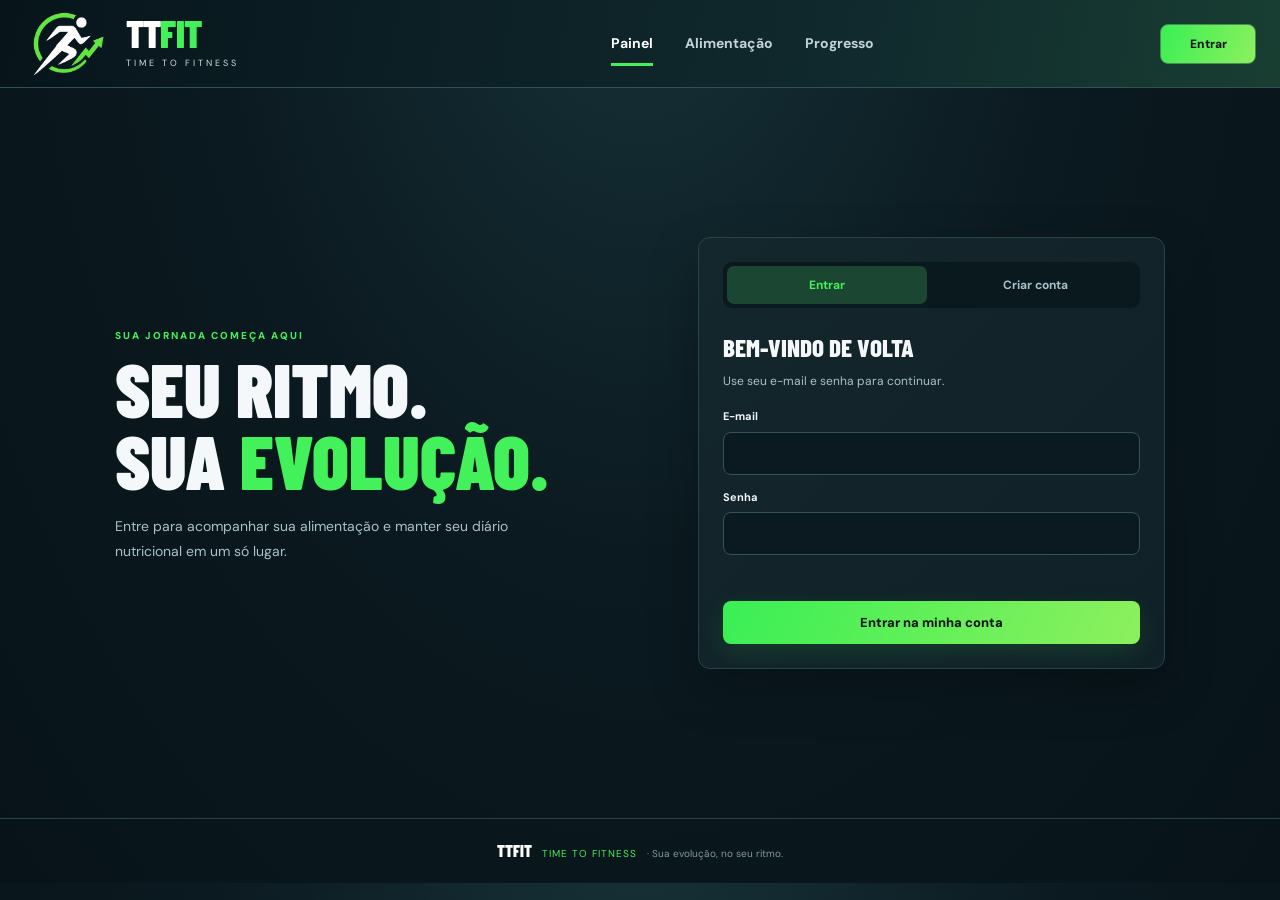
<file: frontend/login.html>
<!doctype html>
<html lang="pt-BR">
<head>
  <meta charset="utf-8">
  <meta name="viewport" content="width=device-width, initial-scale=1">
  <meta name="theme-color" content="#090b0a">
  <title>Entrar | TTFIT — Time to Fitness</title>
  <link rel="stylesheet" href="css/style.css">
</head>
<body class="account-page">
  <header class="topbar">
    <a class="brand" href="index.html" aria-label="TTFIT - página inicial">
      <img src="assets/ttfit-mark.png" alt="Símbolo TTFIT">
      <span><b><i>TT</i><em>FIT</em></b><small>TIME TO FITNESS</small></span>
    </a>
    <nav aria-label="Navegação principal">
      <a href="index.html#painel">Painel</a>
      <a href="index.html#alimentacao">Alimentação</a>
      <a href="index.html#progresso">Progresso</a>
    </nav>
    <a id="auth-link" class="auth-link" href="login.html">Entrar</a>
  </header>

  <main class="account-container">
    <section class="account-intro">
      <p class="eyebrow">SUA JORNADA COMEÇA AQUI</p>
      <h1>SEU RITMO.<br>SUA <span>EVOLUÇÃO.</span></h1>
      <p>Entre para acompanhar sua alimentação e manter seu diário nutricional em um só lugar.</p>
    </section>

    <section class="account-card" aria-label="Acesso à conta TTFIT">
      <div class="account-tabs" role="tablist" aria-label="Acesso ou cadastro">
        <button class="account-tab active" id="tab-login" type="button" role="tab" aria-selected="true" aria-controls="panel-login">Entrar</button>
        <button class="account-tab" id="tab-register" type="button" role="tab" aria-selected="false" aria-controls="panel-register">Criar conta</button>
      </div>

      <div class="account-panel" id="panel-login" role="tabpanel" aria-labelledby="tab-login">
        <h2>Bem-vindo de volta</h2>
        <p class="muted">Use seu e-mail e senha para continuar.</p>
        <form id="login-form">
          <label for="login-email">E-mail</label>
          <input id="login-email" name="email" type="email" autocomplete="email" maxlength="254" required>
          <label for="login-password">Senha</label>
          <input id="login-password" name="password" type="password" autocomplete="current-password" required>
          <p class="account-status" id="login-status" role="status" aria-live="polite"></p>
          <button class="primary full" type="submit">Entrar na minha conta</button>
        </form>
      </div>

      <div class="account-panel" id="panel-register" role="tabpanel" aria-labelledby="tab-register" hidden>
        <h2>Crie sua conta</h2>
        <p class="muted">Seus dados ajudam a personalizar seu acompanhamento.</p>
        <form id="register-form">
          <label for="register-name">Nome completo</label>
          <input id="register-name" name="name" type="text" autocomplete="name" minlength="2" maxlength="80" required>
          <label for="register-email">E-mail</label>
          <input id="register-email" name="email" type="email" autocomplete="email" maxlength="254" required>
          <label for="register-password">Senha <small>(mínimo de 8 caracteres)</small></label>
          <input id="register-password" name="password" type="password" autocomplete="new-password" minlength="8" maxlength="128" required>
          <label for="register-confirm">Confirme a senha</label>
          <input id="register-confirm" name="confirm" type="password" autocomplete="new-password" minlength="8" maxlength="128" required>
          <p class="account-status" id="register-status" role="status" aria-live="polite"></p>
          <button class="primary full" type="submit">Criar minha conta</button>
        </form>
      </div>
    </section>
  </main>

  <footer><b>TTFIT</b> <span>TIME TO FITNESS</span> · Sua evolução, no seu ritmo.</footer>
  <script src="js/auth.js"></script>
</body>
</html>
</file>
<file: frontend/css/style.css>
@import url('https://fonts.googleapis.com/css2?family=Barlow+Condensed:wght@600;700;800;900&family=DM+Sans:wght@400;500;600;700;800&display=swap');
:root{--bg:#07151b;--surface:#10242b;--line:#29434b;--green:#43f15a;--green2:#b3f56b;--white:#f4f8fb;--muted:#a9c0c9;--teal:#123b3b}*{box-sizing:border-box}html{scroll-behavior:smooth;scroll-padding-top:90px}body{margin:0;background:radial-gradient(ellipse at 50% -15%,#17343a 0%,#0b1a20 48%,#071319 100%);color:var(--white);font-family:'DM Sans',sans-serif;line-height:1.5}.topbar{height:88px;padding:8px max(calc((100% - 1390px)/2),24px);display:flex;align-items:center;justify-content:space-between;gap:24px;border-bottom:1px solid #315158;background:linear-gradient(100deg,#07151b 0%,#10292d 65%,#183e32 100%)}.brand{display:flex;align-items:center;gap:14px;min-width:300px;text-decoration:none}.brand img{width:88px;height:68px;object-fit:contain}.brand b{display:block;font:900 37px/.9 'Barlow Condensed',sans-serif;letter-spacing:-.8px}.brand i{font-style:normal;color:white}.brand em{font-style:normal;color:var(--green)}.brand small{display:block;color:#d0e1e3;font-size:9px;letter-spacing:3px;margin-top:7px}nav{display:flex;gap:32px}nav a{font-size:14px;color:#c2d3d9;text-decoration:none;font-weight:700}nav a:first-child{position:relative;color:#fff}nav a:first-child:after{content:'';position:absolute;height:3px;background:var(--green);bottom:-12px;left:0;right:0}nav a:hover,nav a:focus{color:var(--green)}.status,.pill{border:1px solid #3b6650;border-radius:7px;padding:7px 10px;font-size:9px;letter-spacing:1px;color:#d1e5df;white-space:nowrap}.status{color:var(--green)}.container{max-width:1160px;margin:auto;padding:0 0 58px}.hero{position:relative;isolation:isolate;min-height:301px;display:grid;grid-template-columns:1.1fr .9fr;align-items:center;gap:40px;padding:28px max(calc((100vw - 1150px)/2),32px);margin:0 calc((1160px - 100vw)/2);border-bottom:1px solid #426367;background:linear-gradient(110deg,#153d39 0%,#102a30 42%,#0d292e 70%,#214f37 115%);overflow:hidden}.hero:before{content:'';position:absolute;z-index:-1;inset:0;background:radial-gradient(ellipse at 100% 0%,#9be76b 0%,#82db60 10%,transparent 34%),radial-gradient(ellipse at 0% 100%,#62dc50 0%,#4fc84b 8%,transparent 29%),linear-gradient(145deg,transparent 64%,#8de96b18 64%),linear-gradient(330deg,transparent 82%,#4fdc5712 82%);opacity:.78;pointer-events:none}.hero h1{font:900 clamp(48px,4.2vw,62px)/.98 'Barlow Condensed',sans-serif;margin:0 0 18px;letter-spacing:-.8px}.eyebrow{font-size:10px;font-weight:800;letter-spacing:2px;color:var(--green);margin:0 0 9px}.hero h1 span{color:var(--green)}.subtext{max-width:550px;color:#d0e0e5;font-size:14px;line-height:1.65;margin:0 0 22px}.primary{display:inline-flex;align-items:center;justify-content:center;gap:12px;background:linear-gradient(115deg,#39ef55,#8df05d);color:#06140b;text-decoration:none;border:0;border-radius:8px;padding:13px 18px;font:800 13px 'DM Sans',sans-serif;cursor:pointer;box-shadow:0 8px 24px #35ef4b20;transition:filter .15s,transform .15s}.primary:hover{filter:brightness(1.08);transform:translateY(-1px)}.hero-art{min-height:245px;position:relative;display:grid;place-items:center;overflow:hidden}.hero-watermark{width:min(78%,310px);height:230px;object-fit:contain;opacity:.72;filter:none;mix-blend-mode:screen;mask-image:radial-gradient(ellipse,black 48%,#000d 72%,transparent 94%)}.section-title{display:flex;justify-content:space-between;align-items:end;margin:24px 0 15px;padding:0 10px}.section-title h2,.panel h2,.next h2{font:800 25px 'Barlow Condensed',sans-serif;text-transform:uppercase;margin:0}.pill{font-size:9px;letter-spacing:.4px}.metrics{display:grid;grid-template-columns:repeat(4,1fr);gap:14px;margin:0 10px 17px}.metric,.panel{background:linear-gradient(135deg,#14272d 0%,#102127 100%);border:1px solid var(--line);border-radius:10px;box-shadow:0 10px 26px #0000000c}.metric{min-height:148px;padding:17px 18px}.metric.highlight{background:linear-gradient(125deg,#174632 0%,#142d2d 90%);border-color:#35e958}.metric-label{display:flex;align-items:center;gap:12px;color:#d0e0e4;font-size:11px;font-weight:600}.metric-icon{display:grid;place-items:center;width:34px;height:34px;flex:0 0 34px;border-radius:9px;background:#173d2b;color:#51f15e;font-size:24px;text-shadow:0 0 12px #43f15a66}.metric strong{display:block;font:800 37px 'Barlow Condensed',sans-serif;margin:5px 0 2px;white-space:nowrap}.metric strong small{font:600 12px 'DM Sans',sans-serif;color:#c0d2d7}.metric p{font-size:10px;color:var(--muted);margin:0}.track{height:7px;background:#d6f0e22a;border-radius:8px;overflow:hidden;margin:8px 0 6px}.track i{display:block;width:0;height:100%;background:linear-gradient(90deg,#27e94c,#b5f56a);border-radius:8px;transition:width .3s}.columns{display:grid;grid-template-columns:1fr 1fr;gap:16px;margin:0 10px 17px}.panel{padding:20px}.panel-head{display:flex;align-items:center;justify-content:space-between;gap:12px}.panel .eyebrow{margin-bottom:5px}.panel h2{font-size:23px}.symbol{display:grid;place-items:center;width:44px;height:44px;background:linear-gradient(135deg,#17452d,#153b37);color:var(--green);border:1px solid #2d6045;border-radius:8px;font-size:25px}.muted{font-size:12px;color:var(--muted);margin:10px 0 18px}.centered{text-align:center}label{display:block;font-size:11px;font-weight:700;margin:14px 0 7px}label small{color:var(--muted);font-weight:400}select,input{width:100%;background:#0b1a20;color:var(--white);border:1px solid #34525a;border-radius:8px;padding:12px;font:13px 'DM Sans',sans-serif}select:focus,input:focus{outline:2px solid var(--green);outline-offset:1px}.portion-controls[hidden]{display:none}#message{min-height:15px;color:var(--green);font-size:11px}.full{width:100%;margin-top:18px}.notice{background:#14282a;border-left:3px solid #62d75a;border-radius:0 6px 6px 0;color:#b5cbd0;padding:11px 12px;font-size:10px;margin-top:12px}.macro-layout{display:grid;grid-template-columns: .8fr 1.2fr;align-items:center;gap:18px;min-height:140px;margin-top:3px}.chart{height:140px;max-width:180px;width:100%;position:relative;margin:auto}.chart canvas{position:absolute;inset:0}.chart-center{position:absolute;inset:0;display:flex;align-items:center;justify-content:center;flex-direction:column;pointer-events:none}.chart-center strong{font:800 19px 'Barlow Condensed',sans-serif}.chart-center small{font-size:8px;margin-top:-3px}.chart-center em{font-style:normal;font-size:8px;color:var(--green);font-weight:800;margin-top:2px}.macro-legend{display:flex;flex-direction:column}.macro-legend>div{display:grid;grid-template-columns:14px minmax(95px,1fr) auto 34px;align-items:center;gap:9px;padding:9px 0;border-bottom:1px solid #29434b99;font-size:11px}.macro-legend>div:last-child{border-bottom:0}.macro-legend span{color:#c5d5da}.macro-legend b{font-size:11px;white-space:nowrap}.macro-legend small{text-align:right;color:#a9c0c9}.dot{width:14px;height:14px;border-radius:50%;display:block}.carbs-dot{background:#15994c}.protein-dot{background:#a5f1b0}.fat-dot{background:#c0f6b8}.quiet{background:transparent;border:1px solid #456168;color:#c2d6db;padding:9px 11px;font-size:11px;border-radius:6px;cursor:pointer}.quiet:hover{border-color:var(--green);color:var(--green)}.diary{margin:0 10px 17px}.empty{text-align:center;padding:20px 0;color:var(--muted);font-size:12px}.entry{display:flex;justify-content:space-between;gap:14px;padding:13px 0;border-bottom:1px solid var(--line)}.entry:last-child{border:0}.entry strong{display:block;font-size:12px}.entry small{display:block;color:var(--muted);font-size:10px;margin-top:4px}.entry-right{text-align:right;white-space:nowrap}.entry-right strong{color:var(--green)}.remove{border:0;background:none;color:#ff9696;cursor:pointer;font-size:10px}.next{display:flex;align-items:center;gap:18px;background:linear-gradient(110deg,#12272c,#102021);border:1px solid var(--line);border-radius:10px;padding:22px;margin:18px 10px 0}.big{flex:0 0 55px;height:55px;font-size:32px}.next p:not(.eyebrow){font-size:12px;color:var(--muted);line-height:1.8}.green{color:var(--green);border-color:#3d6c4d}footer{text-align:center;border-top:1px solid var(--line);padding:22px;color:#81989e;font-size:10px}footer b{font:900 16px 'Barlow Condensed',sans-serif;color:white}footer span{color:var(--green);letter-spacing:1px;margin:0 7px}
@media(max-width:1260px){.container{padding-left:14px;padding-right:14px}.hero{margin:0 -14px;padding-left:48px;padding-right:48px}}@media(max-width:820px){.topbar{padding:8px 20px}.brand{min-width:0}.brand img{width:70px;height:58px}.brand b{font-size:31px}nav{gap:18px}.status{display:none}.hero{grid-template-columns:1fr .7fr;min-height:280px}.metrics{grid-template-columns:repeat(2,1fr)}.columns{grid-template-columns:1fr}.macro-layout{grid-template-columns:.8fr 1.2fr}}@media(max-width:580px){.topbar{height:auto;min-height:80px;padding:10px 15px;flex-wrap:wrap}.brand img{width:50px;height:46px}.brand b{font-size:28px}.brand small{font-size:7px;letter-spacing:2px}nav{order:3;width:100%;gap:20px;justify-content:space-between}nav a{font-size:12px}.container{padding:0 0 38px}.hero{grid-template-columns:1fr;margin:0 -14px;padding:28px 22px 20px;gap:0}.hero-art{min-height:125px}.hero-watermark{height:150px;width:68%}.hero h1{font-size:47px}.section-title{padding:0 14px}.metrics,.columns,.diary,.next{margin-left:0;margin-right:0}.metrics{gap:9px}.metric{padding:12px;min-height:135px}.metric-label{gap:7px;font-size:10px}.metric-icon{width:28px;height:28px;flex-basis:28px;font-size:20px}.metric strong{font-size:29px}.panel{padding:16px}.macro-layout{grid-template-columns:1fr;gap:8px}.chart{height:155px}.macro-legend{width:100%}.macro-legend>div{grid-template-columns:14px minmax(80px,1fr) auto 34px}.next{align-items:flex-start;padding:16px}.big{flex-basis:42px;height:42px}.section-title h2{font-size:22px}}

/* Login and profile pages reuse the TTFIT dashboard palette and controls. */
.auth-link{display:inline-flex;align-items:center;justify-content:center;min-width:96px;padding:10px 17px;border:1px solid #4a8a54;border-radius:8px;background:linear-gradient(115deg,#39ef55,#8df05d);color:#06140b;text-decoration:none;font-size:12px;font-weight:800;white-space:nowrap}.auth-link:hover{filter:brightness(1.08)}
.account-container{width:min(1050px,calc(100% - 36px));min-height:calc(100vh - 170px);margin:0 auto;padding:56px 0;display:grid;grid-template-columns:minmax(0,1fr) minmax(360px,.9fr);align-items:center;gap:64px}.account-intro h1{font:900 clamp(46px,6vw,76px)/.95 'Barlow Condensed',sans-serif;margin:0 0 18px}.account-intro h1 span{color:var(--green)}.account-intro>p:last-child{max-width:420px;color:var(--muted);font-size:14px;line-height:1.8}.account-card{padding:24px;background:linear-gradient(135deg,#14272d,#102127);border:1px solid var(--line);border-radius:12px;box-shadow:0 18px 50px #0004}.account-tabs{display:grid;grid-template-columns:1fr 1fr;gap:8px;padding:4px;background:#09191e;border-radius:9px;margin-bottom:24px}.account-tab{padding:11px;border:0;border-radius:7px;background:transparent;color:var(--muted);font:700 12px 'DM Sans',sans-serif;cursor:pointer}.account-tab.active{background:#1b4632;color:var(--green)}.account-tab:focus-visible,.auth-link:focus-visible,.danger-button:focus-visible{outline:2px solid var(--green);outline-offset:3px}.account-panel[hidden]{display:none}.account-panel h2,.profile-summary h2,.profile-edit h2,.profile-danger h2{margin:0;font:800 25px 'Barlow Condensed',sans-serif;text-transform:uppercase}.account-panel form,.profile-edit form{margin-top:18px}.account-panel input,.profile-edit input,.profile-edit textarea{width:100%;background:#0b1a20;color:var(--white);border:1px solid #34525a;border-radius:8px;padding:12px;font:13px 'DM Sans',sans-serif}.account-panel input:focus,.profile-edit input:focus,.profile-edit textarea:focus{outline:2px solid var(--green);outline-offset:1px}.account-status{min-height:18px;margin:10px 0 0;color:var(--green);font-size:11px}.account-status.error{color:#ff9696}.profile-container{display:block;min-height:calc(100vh - 170px);padding-top:40px}.profile-heading{display:flex;align-items:center;gap:18px;padding:22px;background:linear-gradient(110deg,#143a35,#10272b);border:1px solid #315158;border-radius:12px;margin-bottom:18px}.profile-avatar{display:grid;place-items:center;width:66px;height:66px;flex:0 0 66px;border-radius:50%;background:linear-gradient(135deg,#39ef55,#b3f56b);color:#07151b;font:900 30px 'Barlow Condensed',sans-serif}.profile-identity{min-width:0;flex:1}.profile-identity .eyebrow{margin-bottom:3px}.profile-identity h1{margin:0;font:800 30px 'Barlow Condensed',sans-serif;overflow-wrap:anywhere}.profile-identity .muted{margin:2px 0 0}.profile-grid{display:grid;grid-template-columns:.8fr 1.2fr;gap:16px;align-items:start}.profile-summary dl{margin:16px 0 0}.profile-summary dl>div{display:flex;justify-content:space-between;gap:12px;padding:12px 0;border-bottom:1px solid var(--line);font-size:12px}.profile-summary dl>div:last-child{border:0}.profile-summary dt{color:var(--muted)}.profile-summary dd{margin:0;text-align:right;font-weight:700;overflow-wrap:anywhere}.profile-edit textarea{resize:vertical;min-height:84px}.profile-edit input[readonly]{color:#91a5a9;background:#0a171b}.profile-fields{display:grid;grid-template-columns:repeat(3,minmax(0,1fr));gap:10px}.profile-fields input{min-width:0}.profile-danger{display:flex;align-items:center;justify-content:space-between;gap:20px;margin-top:16px;border-color:#653d3d}.profile-danger .eyebrow{color:#ff9e9e}.profile-danger .muted{margin-bottom:0}.danger-button{flex:0 0 auto;padding:11px 14px;border:1px solid #8a4545;border-radius:8px;background:#3b2022;color:#ffb0b0;font:700 11px 'DM Sans',sans-serif;cursor:pointer}.danger-button:hover{background:#54272a}
@media(max-width:820px){.account-container{grid-template-columns:1fr;gap:24px;max-width:580px;padding:34px 0}.account-intro{text-align:center}.account-intro>p:last-child{margin-left:auto;margin-right:auto}.profile-container{display:block;max-width:740px}.profile-grid{grid-template-columns:1fr}}
@media(max-width:580px){.auth-link{min-width:74px;padding:8px 11px;font-size:11px}.account-container{width:calc(100% - 28px);padding:28px 0}.account-intro h1{font-size:52px}.account-card{padding:18px}.profile-heading{flex-wrap:wrap;padding:16px;gap:12px}.profile-identity h1{font-size:24px}.profile-heading .quiet{margin-left:auto}.profile-fields{grid-template-columns:1fr}.profile-danger{align-items:flex-start;flex-direction:column}}
</file>
